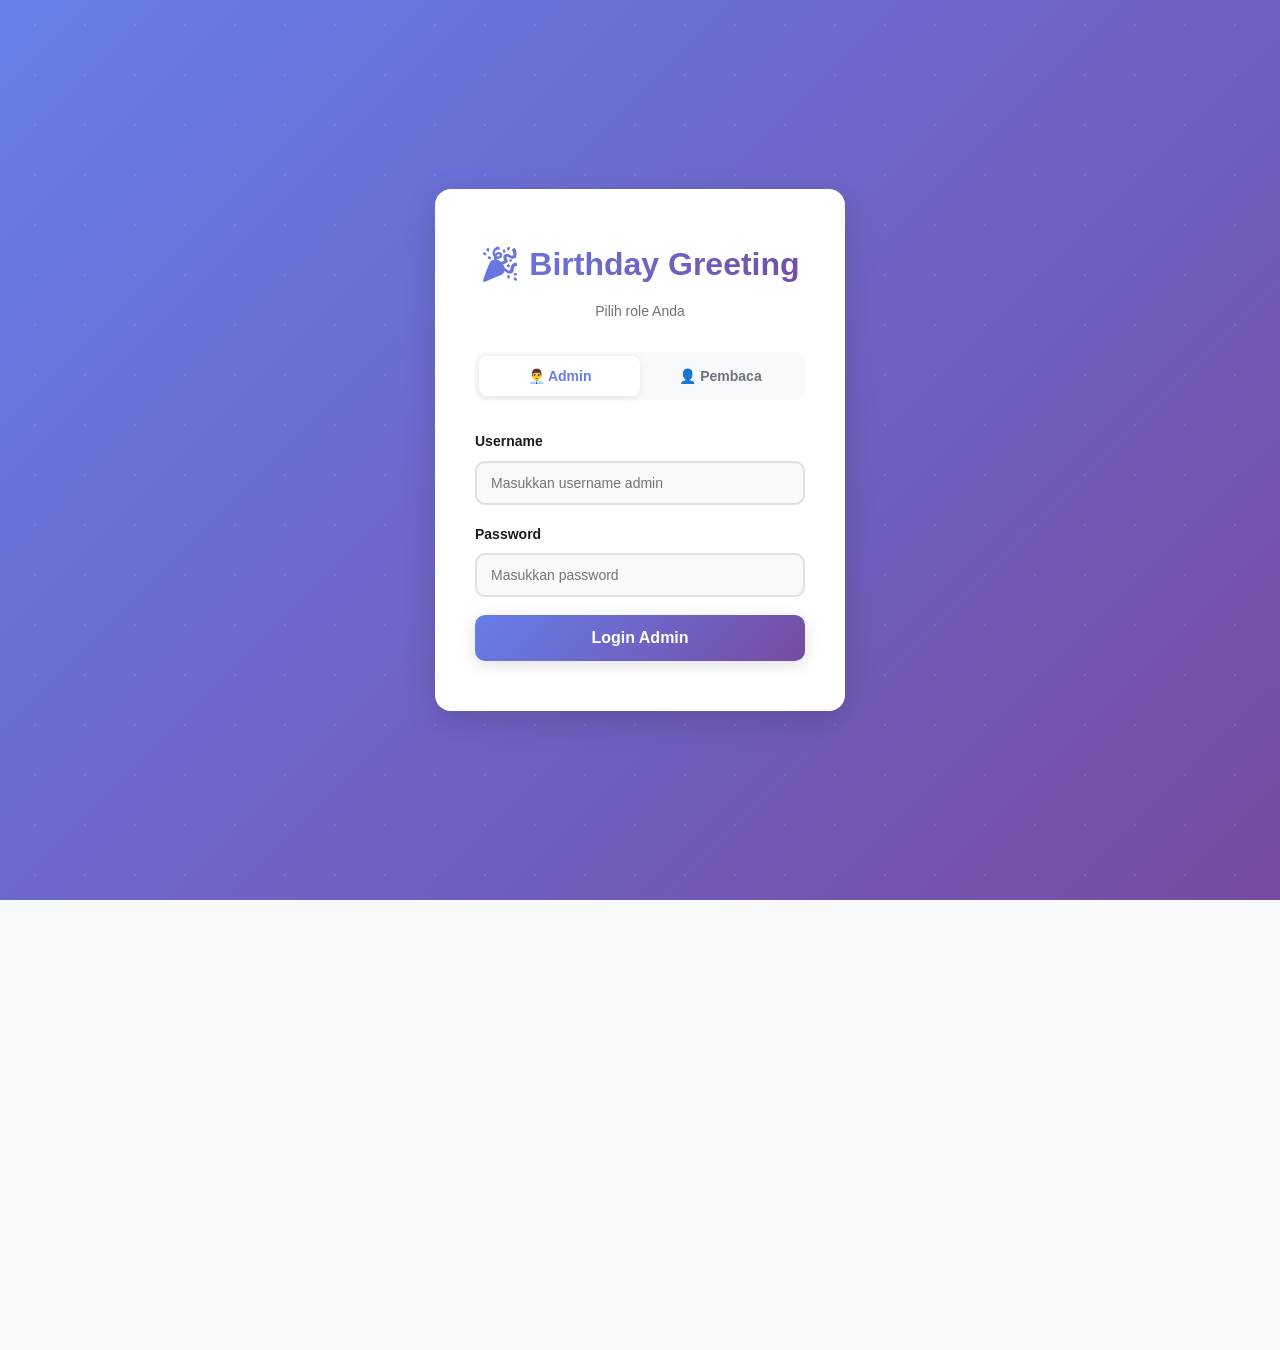
<file: index.html>
<!DOCTYPE html>
<html lang="id">
<head>
    <meta charset="UTF-8">
    <meta name="viewport" content="width=device-width, initial-scale=1.0">
    <title>Birthday Greeting - Login</title>
    <link rel="stylesheet" href="style.css">
</head>
<body class="login-page">
    <div class="login-container">
        <div class="login-card">
            <h1 class="login-title">🎉 Birthday Greeting</h1>
            <p class="login-subtitle">Pilih role Anda</p>
            
            <!-- Tab Navigation -->
            <div class="login-tabs">
                <button type="button" class="tab-btn active" data-tab="admin-tab">👨‍💼 Admin</button>
                <button type="button" class="tab-btn" data-tab="pembaca-tab">👤 Pembaca</button>
            </div>

            <!-- Admin Login Form -->
            <form id="adminLoginForm" class="login-form active-tab">
                <div class="form-group">
                    <label for="admin-username">Username</label>
                    <input 
                        type="text" 
                        id="admin-username" 
                        placeholder="Masukkan username admin"
                        required
                    >
                </div>

                <div class="form-group">
                    <label for="admin-password">Password</label>
                    <input 
                        type="password" 
                        id="admin-password" 
                        placeholder="Masukkan password"
                        required
                    >
                </div>

                <button type="submit" class="login-btn">Login Admin</button>
            </form>

            <!-- Pembaca Login Form -->
            <form id="pembacaLoginForm" class="login-form">
                <div class="form-group">
                    <label for="pembaca-username">Masukkan Username Pembaca</label>
                    <input 
                        type="text" 
                        id="pembaca-username" 
                        placeholder="Cukup username saja"
                        required
                    >
                </div>

                <button type="submit" class="login-btn">Login Pembaca</button>
            </form>

            <div id="errorMessage" class="error-message"></div>
        </div>
    </div>

    <script src="auth.js"></script>
</body>
</html>
</file>
<file: style.css>
/* ============================================
   GLOBAL & RESET
   ============================================ */
* {
    margin: 0;
    padding: 0;
    box-sizing: border-box;
}

:root {
    --primary: #667eea;
    --primary-dark: #5568d3;
    --primary-light: #8b9cff;
    --secondary: #764ba2;
    --success: #4CAF50;
    --danger: #f44336;
    --warning: #ff9800;
    --bg-light: #f8f9fa;
    --bg-lighter: #ffffff;
    --text-dark: #1a1a1a;
    --text-muted: #6c757d;
    --border-color: #e0e0e0;
    --shadow-sm: 0 2px 8px rgba(0, 0, 0, 0.08);
    --shadow-md: 0 4px 16px rgba(0, 0, 0, 0.12);
    --shadow-lg: 0 10px 32px rgba(0, 0, 0, 0.15);
}

html, body {
    font-family: 'Inter', 'Segoe UI', Tahoma, Geneva, Verdana, sans-serif;
    background-color: var(--bg-light);
    color: var(--text-dark);
    line-height: 1.6;
}

/* Scrollbar */
::-webkit-scrollbar {
    width: 8px;
    height: 8px;
}

::-webkit-scrollbar-track {
    background: var(--bg-light);
}

::-webkit-scrollbar-thumb {
    background: var(--border-color);
    border-radius: 4px;
}

::-webkit-scrollbar-thumb:hover {
    background: var(--primary);
}

/* ============================================
   LOGIN PAGE STYLES
   ============================================ */
.login-page {
    display: flex;
    align-items: center;
    justify-content: center;
    min-height: 100vh;
    background: linear-gradient(135deg, #667eea 0%, #764ba2 100%);
    position: relative;
    overflow: hidden;
}

.login-page::before {
    content: '';
    position: absolute;
    top: -50%;
    right: -50%;
    width: 200%;
    height: 200%;
    background: radial-gradient(circle, rgba(255, 255, 255, 0.1) 1px, transparent 1px);
    background-size: 50px 50px;
    animation: float 20s infinite linear;
}

@keyframes float {
    0% { transform: translate(0, 0); }
    100% { transform: translate(50px, 50px); }
}

.login-container {
    width: 100%;
    max-width: 450px;
    padding: 20px;
    position: relative;
    z-index: 10;
}

.login-card {
    background: var(--bg-lighter);
    border-radius: 16px;
    padding: 50px 40px;
    box-shadow: var(--shadow-lg);
    animation: slideUp 0.6s ease-out;
    backdrop-filter: blur(10px);
}

@keyframes slideUp {
    from {
        opacity: 0;
        transform: translateY(40px);
    }
    to {
        opacity: 1;
        transform: translateY(0);
    }
}

.login-title {
    font-size: 32px;
    font-weight: 700;
    background: linear-gradient(135deg, var(--primary) 0%, var(--secondary) 100%);
    -webkit-background-clip: text;
    -webkit-text-fill-color: transparent;
    margin-bottom: 10px;
    text-align: center;
}

.login-subtitle {
    color: var(--text-muted);
    text-align: center;
    margin-bottom: 30px;
    font-size: 14px;
    font-weight: 500;
}

/* Login Tabs */
.login-tabs {
    display: flex;
    gap: 0;
    margin-bottom: 30px;
    background-color: var(--bg-light);
    padding: 4px;
    border-radius: 10px;
}

.tab-btn {
    flex: 1;
    padding: 12px;
    background-color: transparent;
    border: none;
    border-radius: 8px;
    color: var(--text-muted);
    font-size: 14px;
    font-weight: 600;
    cursor: pointer;
    transition: all 0.3s ease;
}

.tab-btn.active {
    background-color: var(--bg-lighter);
    color: var(--primary);
    box-shadow: var(--shadow-sm);
}

.tab-btn:hover {
    color: var(--primary);
}

/* Login Form */
.login-form {
    display: none;
    animation: fadeIn 0.3s ease;
}

.login-form.active-tab {
    display: block;
}

@keyframes fadeIn {
    from { opacity: 0; }
    to { opacity: 1; }
}

.form-group {
    margin-bottom: 18px;
}

.form-group label {
    display: block;
    margin-bottom: 8px;
    font-weight: 600;
    color: var(--text-dark);
    font-size: 14px;
}

.form-group input {
    width: 100%;
    padding: 12px 14px;
    border: 2px solid var(--border-color);
    border-radius: 10px;
    font-size: 14px;
    transition: all 0.3s ease;
    background-color: var(--bg-light);
}

.form-group input:focus {
    outline: none;
    border-color: var(--primary);
    background-color: var(--bg-lighter);
    box-shadow: 0 0 0 3px rgba(102, 126, 234, 0.1);
}

.login-btn {
    width: 100%;
    padding: 14px;
    background: linear-gradient(135deg, var(--primary) 0%, var(--secondary) 100%);
    color: white;
    border: none;
    border-radius: 10px;
    font-size: 16px;
    font-weight: 600;
    cursor: pointer;
    transition: all 0.3s ease;
    box-shadow: var(--shadow-md);
}

.login-btn:hover {
    transform: translateY(-3px);
    box-shadow: 0 8px 20px rgba(102, 126, 234, 0.4);
}

.login-btn:active {
    transform: translateY(-1px);
}

.login-info {
    background: linear-gradient(135deg, #f0f4ff 0%, #f9f5ff 100%);
    padding: 16px;
    border-radius: 10px;
    margin-top: 20px;
    font-size: 13px;
    color: var(--text-dark);
    border-left: 4px solid var(--primary);
}

.login-info p {
    margin-bottom: 8px;
}

.login-info p:last-child {
    margin-bottom: 0;
}

.login-info code {
    background-color: var(--bg-lighter);
    padding: 3px 8px;
    border-radius: 5px;
    font-family: 'Monaco', 'Courier New', monospace;
    color: var(--primary);
    font-weight: 600;
    font-size: 12px;
}

.error-message {
    color: var(--danger);
    text-align: center;
    font-size: 14px;
    margin-top: 20px;
    display: none;
    padding: 12px 14px;
    background-color: #ffe6e6;
    border-radius: 8px;
    border-left: 4px solid var(--danger);
    animation: slideDown 0.3s ease;
}

@keyframes slideDown {
    from {
        opacity: 0;
        transform: translateY(-10px);
    }
    to {
        opacity: 1;
        transform: translateY(0);
    }
}

.error-message.show {
    display: block;
}

/* ============================================
   APP PAGE STYLES - PEMBACA VIEW
   ============================================ */
.app-page {
    display: flex;
    flex-direction: column;
    min-height: 100vh;
    background: linear-gradient(135deg, var(--primary) 0%, var(--secondary) 100%);
    position: relative;
}

/* Navbar */
.navbar {
    background-color: rgba(0, 0, 0, 0.2);
    backdrop-filter: blur(20px);
    padding: 18px 30px;
    display: flex;
    justify-content: space-between;
    align-items: center;
    color: white;
    box-shadow: var(--shadow-md);
    border-bottom: 1px solid rgba(255, 255, 255, 0.1);
}

.app-title {
    font-size: 26px;
    font-weight: 700;
    letter-spacing: -0.5px;
}

.navbar-right {
    display: flex;
    align-items: center;
    gap: 20px;
}

.user-info {
    display: flex;
    align-items: center;
    gap: 12px;
    font-size: 14px;
}

#username-display {
    font-weight: 600;
    letter-spacing: -0.3px;
}

#role-badge {
    background-color: rgba(255, 255, 255, 0.25);
    padding: 6px 14px;
    border-radius: 20px;
    font-size: 12px;
    font-weight: 600;
    backdrop-filter: blur(10px);
}

.logout-btn {
    padding: 10px 18px;
    background-color: rgba(255, 255, 255, 0.15);
    color: white;
    border: 2px solid rgba(255, 255, 255, 0.4);
    border-radius: 8px;
    cursor: pointer;
    font-size: 14px;
    font-weight: 600;
    transition: all 0.3s ease;
}

.logout-btn:hover {
    background-color: rgba(255, 255, 255, 0.25);
    transform: translateY(-2px);
    border-color: white;
}

/* Main App Container - Pembaca View */
.app-container {
    flex: 1;
    display: flex;
    align-items: center;
    justify-content: center;
    padding: 40px 20px;
    position: relative;
}

.pages-container {
    width: 100%;
    max-width: 700px;
    height: 550px;
    position: relative;
    perspective: 1000px;
}

.page {
    position: absolute;
    width: 100%;
    height: 100%;
    background: var(--bg-lighter);
    border-radius: 20px;
    padding: 50px;
    box-shadow: var(--shadow-lg);
    opacity: 0;
    visibility: hidden;
    transform: translateX(120px) rotateY(25deg);
    transition: all 0.6s cubic-bezier(0.34, 1.56, 0.64, 1);
    display: flex;
    align-items: center;
    justify-content: center;
    overflow-y: auto;
}

.page.active {
    opacity: 1;
    visibility: visible;
    transform: translateX(0) rotateY(0);
}

.page.prev {
    transform: translateX(-120px) rotateY(-25deg);
}

.page-content {
    text-align: center;
    width: 100%;
}

.page-content h2 {
    font-size: 32px;
    font-weight: 700;
    background: linear-gradient(135deg, var(--primary) 0%, var(--secondary) 100%);
    -webkit-background-clip: text;
    -webkit-text-fill-color: transparent;
    margin-bottom: 24px;
}

.page-content p {
    font-size: 18px;
    color: var(--text-dark);
    line-height: 1.9;
    margin-bottom: 16px;
}

.document-container {
    background-color: var(--bg-light);
    padding: 30px;
    border-radius: 12px;
    border: 2px dashed var(--primary);
    min-height: 250px;
    display: flex;
    flex-direction: column;
    align-items: center;
    justify-content: center;
    gap: 16px;
}

.whatsapp-section {
    margin-top: 40px;
    padding-top: 30px;
    border-top: 2px solid var(--border-color);
}

.whatsapp-btn {
    padding: 16px 32px;
    background: linear-gradient(135deg, #25D366 0%, #20BA5E 100%);
    color: white;
    border: none;
    border-radius: 12px;
    font-size: 16px;
    font-weight: 600;
    cursor: pointer;
    transition: all 0.3s ease;
    box-shadow: var(--shadow-md);
    display: inline-block;
}

.whatsapp-btn:hover {
    transform: translateY(-4px);
    box-shadow: 0 8px 24px rgba(37, 211, 102, 0.35);
}

.whatsapp-btn:active {
    transform: translateY(-2px);
}

.wa-note {
    font-size: 13px;
    color: var(--text-muted);
    margin-top: 12px;
}

.page-indicator {
    position: absolute;
    bottom: 30px;
    left: 50%;
    transform: translateX(-50%);
    background-color: rgba(0, 0, 0, 0.3);
    color: white;
    padding: 10px 20px;
    border-radius: 24px;
    font-size: 14px;
    font-weight: 600;
    backdrop-filter: blur(10px);
    border: 1px solid rgba(255, 255, 255, 0.2);
}

.controls {
    display: flex;
    justify-content: center;
    gap: 16px;
    padding: 24px;
    background-color: rgba(0, 0, 0, 0.15);
}

.control-btn {
    padding: 14px 28px;
    background-color: white;
    color: var(--primary);
    border: none;
    border-radius: 12px;
    font-size: 14px;
    font-weight: 600;
    cursor: pointer;
    transition: all 0.3s ease;
    box-shadow: var(--shadow-md);
    letter-spacing: -0.3px;
}

.control-btn:hover:not(.disabled) {
    transform: translateY(-4px);
    box-shadow: 0 8px 24px rgba(0, 0, 0, 0.25);
}

.control-btn:active:not(.disabled) {
    transform: translateY(-2px);
}

.control-btn.disabled {
    opacity: 0.5;
    cursor: not-allowed;
}

.control-btn.disabled:hover {
    transform: none;
}

/* ============================================
   ADMIN DASHBOARD STYLES
   ============================================ */
.admin-dashboard {
    display: flex;
    min-height: 100vh;
    background-color: var(--bg-light);
}

/* Admin Sidebar */
.admin-sidebar {
    width: 280px;
    background: var(--bg-lighter);
    border-right: 1px solid var(--border-color);
    display: flex;
    flex-direction: column;
    box-shadow: var(--shadow-sm);
    overflow-y: auto;
    position: relative;
    z-index: 50;
}

.admin-header {
    padding: 24px 20px;
    border-bottom: 1px solid var(--border-color);
}

.admin-logo {
    font-size: 24px;
    font-weight: 700;
    background: linear-gradient(135deg, var(--primary) 0%, var(--secondary) 100%);
    -webkit-background-clip: text;
    -webkit-text-fill-color: transparent;
}

.admin-menu {
    list-style: none;
    padding: 16px 12px;
    flex: 1;
    display: flex;
    flex-direction: column;
    gap: 4px;
}

.admin-menu-item {
    display: flex;
    align-items: center;
    gap: 12px;
    width: 100%;
    padding: 12px 16px;
    background: none;
    color: var(--text-muted);
    text-decoration: none;
    font-weight: 600;
    font-size: 14px;
    cursor: pointer;
    transition: all 0.25s ease;
    border: none;
    border-radius: 10px;
    text-align: left;
}

.menu-icon {
    font-size: 17px;
    width: 22px;
    display: inline-flex;
    align-items: center;
    justify-content: center;
    flex-shrink: 0;
}

.admin-menu-item:hover {
    background-color: var(--bg-light);
    color: var(--primary);
}

.admin-menu-item.active {
    background: linear-gradient(135deg, rgba(102, 126, 234, 0.12) 0%, rgba(118, 75, 162, 0.12) 100%);
    color: var(--primary);
    box-shadow: inset 3px 0 0 var(--primary);
}

/* Admin Main Content */
.admin-main {
    flex: 1;
    display: flex;
    flex-direction: column;
}

.admin-top-bar {
    background: var(--bg-lighter);
    padding: 20px 30px;
    border-bottom: 1px solid var(--border-color);
    box-shadow: var(--shadow-sm);
    display: flex;
    justify-content: space-between;
    align-items: center;
    position: relative;
    z-index: 60;
}

.admin-title {
    font-size: 24px;
    font-weight: 700;
    color: var(--text-dark);
}

/* Admin Profile Dropdown (Top Bar) */
.admin-profile {
    position: relative;
}

.admin-profile-trigger {
    display: flex;
    align-items: center;
    gap: 10px;
    padding: 6px 16px 6px 6px;
    background-color: var(--bg-light);
    border: 1px solid var(--border-color);
    border-radius: 30px;
    cursor: pointer;
    transition: all 0.25s ease;
}

.admin-profile-trigger:hover {
    border-color: var(--primary);
    box-shadow: var(--shadow-sm);
}

.admin-profile-avatar {
    width: 34px;
    height: 34px;
    border-radius: 50%;
    background: linear-gradient(135deg, var(--primary) 0%, var(--secondary) 100%);
    display: flex;
    align-items: center;
    justify-content: center;
    color: white;
    font-weight: 700;
    font-size: 15px;
    flex-shrink: 0;
}

.admin-profile-name {
    font-weight: 600;
    font-size: 14px;
    color: var(--text-dark);
}

.admin-profile-chevron {
    font-size: 11px;
    color: var(--text-muted);
    transition: transform 0.25s ease;
}

.admin-profile.open .admin-profile-chevron {
    transform: rotate(180deg);
}

.admin-profile-dropdown {
    position: absolute;
    top: calc(100% + 10px);
    right: 0;
    min-width: 190px;
    background: var(--bg-lighter);
    border: 1px solid var(--border-color);
    border-radius: 12px;
    box-shadow: var(--shadow-lg);
    padding: 8px;
    opacity: 0;
    visibility: hidden;
    transform: translateY(-8px);
    transition: all 0.2s ease;
    z-index: 200;
}

.admin-profile-dropdown.show {
    opacity: 1;
    visibility: visible;
    transform: translateY(0);
}

.admin-dropdown-item {
    display: flex;
    align-items: center;
    gap: 10px;
    width: 100%;
    padding: 10px 12px;
    background: none;
    border: none;
    border-radius: 8px;
    font-size: 13px;
    font-weight: 600;
    color: var(--text-dark);
    cursor: pointer;
    transition: all 0.2s ease;
    text-align: left;
}

.admin-dropdown-item:hover {
    background-color: var(--bg-light);
}

.admin-dropdown-item.danger {
    color: var(--danger);
}

.admin-dropdown-item.danger:hover {
    background-color: #fee;
}

.admin-breadcrumb {
    display: flex;
    gap: 8px;
    font-size: 13px;
    color: var(--text-muted);
}

.admin-content {
    flex: 1;
    overflow-y: auto;
    padding: 30px;
}

/* Admin Sections */
.admin-section {
    background: var(--bg-lighter);
    border-radius: 16px;
    padding: 30px;
    margin-bottom: 24px;
    box-shadow: var(--shadow-sm);
    border: 1px solid var(--border-color);
}

.admin-section h3 {
    font-size: 18px;
    font-weight: 700;
    margin-bottom: 20px;
    padding-bottom: 16px;
    border-bottom: 2px solid var(--border-color);
    color: var(--text-dark);
}

.form-grid {
    display: grid;
    grid-template-columns: repeat(auto-fit, minmax(250px, 1fr));
    gap: 20px;
    margin-bottom: 20px;
}

.form-field {
    display: flex;
    flex-direction: column;
}

.form-field label {
    font-size: 13px;
    font-weight: 600;
    margin-bottom: 8px;
    color: var(--text-dark);
}

.form-field input,
.form-field textarea,
.form-field select {
    padding: 12px 14px;
    border: 1px solid var(--border-color);
    border-radius: 10px;
    font-size: 14px;
    font-family: inherit;
    transition: all 0.3s ease;
    background-color: var(--bg-light);
}

.form-field input:focus,
.form-field textarea:focus,
.form-field select:focus {
    outline: none;
    border-color: var(--primary);
    background-color: var(--bg-lighter);
    box-shadow: 0 0 0 3px rgba(102, 126, 234, 0.1);
}

.form-field textarea {
    resize: vertical;
    min-height: 100px;
}

.form-hint {
    font-size: 12px;
    color: var(--text-muted);
    margin-top: 6px;
}

/* Page 3 Image Upload (Admin) */
.form-field input[type="file"] {
    padding: 10px 12px;
    border: 1px dashed var(--border-color);
    border-radius: 10px;
    background-color: var(--bg-light);
    font-size: 13px;
    cursor: pointer;
}

.form-field input[type="file"]:hover {
    border-color: var(--primary);
}

#page3ImagePreviewWrapper img {
    display: block;
    max-width: 100%;
    max-height: 280px;
    object-fit: contain;
    border-radius: 12px;
    border: 1px solid var(--border-color);
}

/* Page 3 Image & Caption (Pembaca view) */
.page3-image {
    max-width: 100%;
    max-height: 320px;
    object-fit: contain;
    border-radius: 12px;
    box-shadow: var(--shadow-sm);
}

.page3-caption {
    font-size: 16px;
    color: var(--text-dark);
    line-height: 1.7;
}

/* Pembaca List */
.pembaca-list-container {
    display: grid;
    grid-template-columns: repeat(auto-fill, minmax(300px, 1fr));
    gap: 20px;
}

.pembaca-card {
    background: linear-gradient(135deg, #f0f4ff 0%, #f9f5ff 100%);
    border: 1px solid var(--primary);
    border-radius: 12px;
    padding: 20px;
    position: relative;
}

.pembaca-card-header {
    display: flex;
    justify-content: space-between;
    align-items: start;
    margin-bottom: 16px;
}

.pembaca-name {
    font-weight: 700;
    color: var(--primary);
    font-size: 16px;
}

.pembaca-card-actions {
    display: flex;
    gap: 8px;
}

.btn-icon {
    width: 32px;
    height: 32px;
    border: none;
    border-radius: 8px;
    background-color: white;
    cursor: pointer;
    font-size: 16px;
    transition: all 0.3s ease;
    display: flex;
    align-items: center;
    justify-content: center;
}

.btn-icon:hover {
    transform: translateY(-2px);
    box-shadow: var(--shadow-sm);
}

.btn-icon.edit {
    color: #4CAF50;
}

.btn-icon.delete {
    color: var(--danger);
}

.pembaca-message {
    font-size: 13px;
    color: var(--text-dark);
    font-style: italic;
    line-height: 1.6;
    margin-bottom: 12px;
    padding: 12px;
    background-color: white;
    border-radius: 8px;
}

.pembaca-pages {
    font-size: 12px;
    color: var(--text-muted);
}

/* Page Content Editor */
.page-editor {
    display: none;
}

.page-editor.active {
    display: block;
}

.page-tabs {
    display: flex;
    gap: 12px;
    margin-bottom: 24px;
    border-bottom: 2px solid var(--border-color);
    overflow-x: auto;
}

.page-tab {
    padding: 12px 20px;
    background: none;
    border: none;
    color: var(--text-muted);
    font-weight: 600;
    font-size: 14px;
    cursor: pointer;
    border-bottom: 3px solid transparent;
    transition: all 0.3s ease;
    white-space: nowrap;
}

.page-tab.active {
    color: var(--primary);
    border-bottom-color: var(--primary);
}

.page-tab:hover {
    color: var(--primary);
}

/* Buttons */
.btn-primary {
    padding: 12px 24px;
    background: linear-gradient(135deg, var(--primary) 0%, var(--secondary) 100%);
    color: white;
    border: none;
    border-radius: 10px;
    font-size: 14px;
    font-weight: 600;
    cursor: pointer;
    transition: all 0.3s ease;
    box-shadow: var(--shadow-md);
    display: inline-flex;
    align-items: center;
    gap: 8px;
}

.btn-primary:hover {
    transform: translateY(-3px);
    box-shadow: 0 8px 20px rgba(102, 126, 234, 0.4);
}

.btn-primary:active {
    transform: translateY(-1px);
}

.btn-secondary {
    padding: 12px 24px;
    background-color: var(--bg-light);
    color: var(--primary);
    border: 2px solid var(--primary);
    border-radius: 10px;
    font-size: 14px;
    font-weight: 600;
    cursor: pointer;
    transition: all 0.3s ease;
}

.btn-secondary:hover {
    background-color: var(--primary);
    color: white;
    transform: translateY(-2px);
}

/* Modal Styles */
.modal {
    display: none;
    position: fixed;
    z-index: 1000;
    left: 0;
    top: 0;
    width: 100%;
    height: 100%;
    background-color: rgba(0, 0, 0, 0.5);
    animation: fadeIn 0.3s ease;
}

.modal.show {
    display: flex;
    align-items: center;
    justify-content: center;
}

.modal-content {
    background: var(--bg-lighter);
    padding: 40px;
    border-radius: 16px;
    max-width: 600px;
    width: 90%;
    max-height: 85vh;
    overflow-y: auto;
    position: relative;
    animation: slideDown 0.3s ease;
    box-shadow: var(--shadow-lg);
}

.close-modal {
    position: absolute;
    right: 20px;
    top: 15px;
    font-size: 32px;
    font-weight: bold;
    color: var(--text-muted);
    cursor: pointer;
    transition: color 0.3s ease;
    background: none;
    border: none;
    width: 40px;
    height: 40px;
    display: flex;
    align-items: center;
    justify-content: center;
}

.close-modal:hover {
    color: var(--text-dark);
}

.modal-content h2 {
    font-size: 24px;
    color: var(--text-dark);
    margin-bottom: 24px;
    font-weight: 700;
}

.modal-content h3 {
    font-size: 16px;
    color: var(--text-dark);
    margin-top: 20px;
    margin-bottom: 12px;
    font-weight: 600;
}

/* ============================================
   RESPONSIVE
   ============================================ */
@media (max-width: 1200px) {
    .admin-sidebar {
        width: 240px;
    }
}

@media (max-width: 768px) {
    .login-card {
        padding: 30px 25px;
    }

    .admin-dashboard {
        flex-direction: column;
    }

    .admin-sidebar {
        width: 100%;
        flex-direction: row;
        height: auto;
        border-right: none;
        border-bottom: 1px solid var(--border-color);
    }

    .admin-header {
        display: none;
    }

    .admin-menu {
        display: flex;
        gap: 0;
        padding: 0;
        flex: 1;
    }

    .admin-menu-item {
        flex: 1;
        padding: 12px 16px;
        text-align: center;
        border-left: none;
        border-bottom: 3px solid transparent;
        margin: 0;
    }

    .admin-menu-item.active {
        border-left: none;
        border-bottom-color: var(--primary);
    }

    .admin-footer {
        display: none;
    }

    .admin-content {
        padding: 20px;
    }

    .admin-top-bar {
        padding: 16px 20px;
    }

    .admin-profile-name {
        display: none;
    }

    .admin-profile-trigger {
        padding: 5px;
    }

    .admin-section {
        padding: 20px;
    }

    .reviewer-list-container {
        grid-template-columns: 1fr;
    }

    .form-grid {
        grid-template-columns: 1fr;
    }

    .pages-container {
        height: 400px;
        max-width: 90vw;
    }

    .page {
        padding: 30px;
    }

    .page-content h2 {
        font-size: 24px;
    }

    .navbar {
        flex-direction: column;
        gap: 15px;
    }

    .navbar-right {
        width: 100%;
        justify-content: space-between;
    }

    .control-btn {
        padding: 10px 16px;
        font-size: 12px;
    }

    .controls {
        gap: 10px;
        flex-wrap: wrap;
    }
}

@media (max-width: 480px) {
    .navbar {
        padding: 12px 15px;
    }

    .app-title {
        font-size: 18px;
    }

    .login-card {
        padding: 20px 16px;
    }

    .login-title {
        font-size: 24px;
    }

    .admin-section {
        padding: 16px;
    }

    .page-content h2 {
        font-size: 20px;
    }

    .modal-content {
        padding: 24px;
    }
}
</file>
